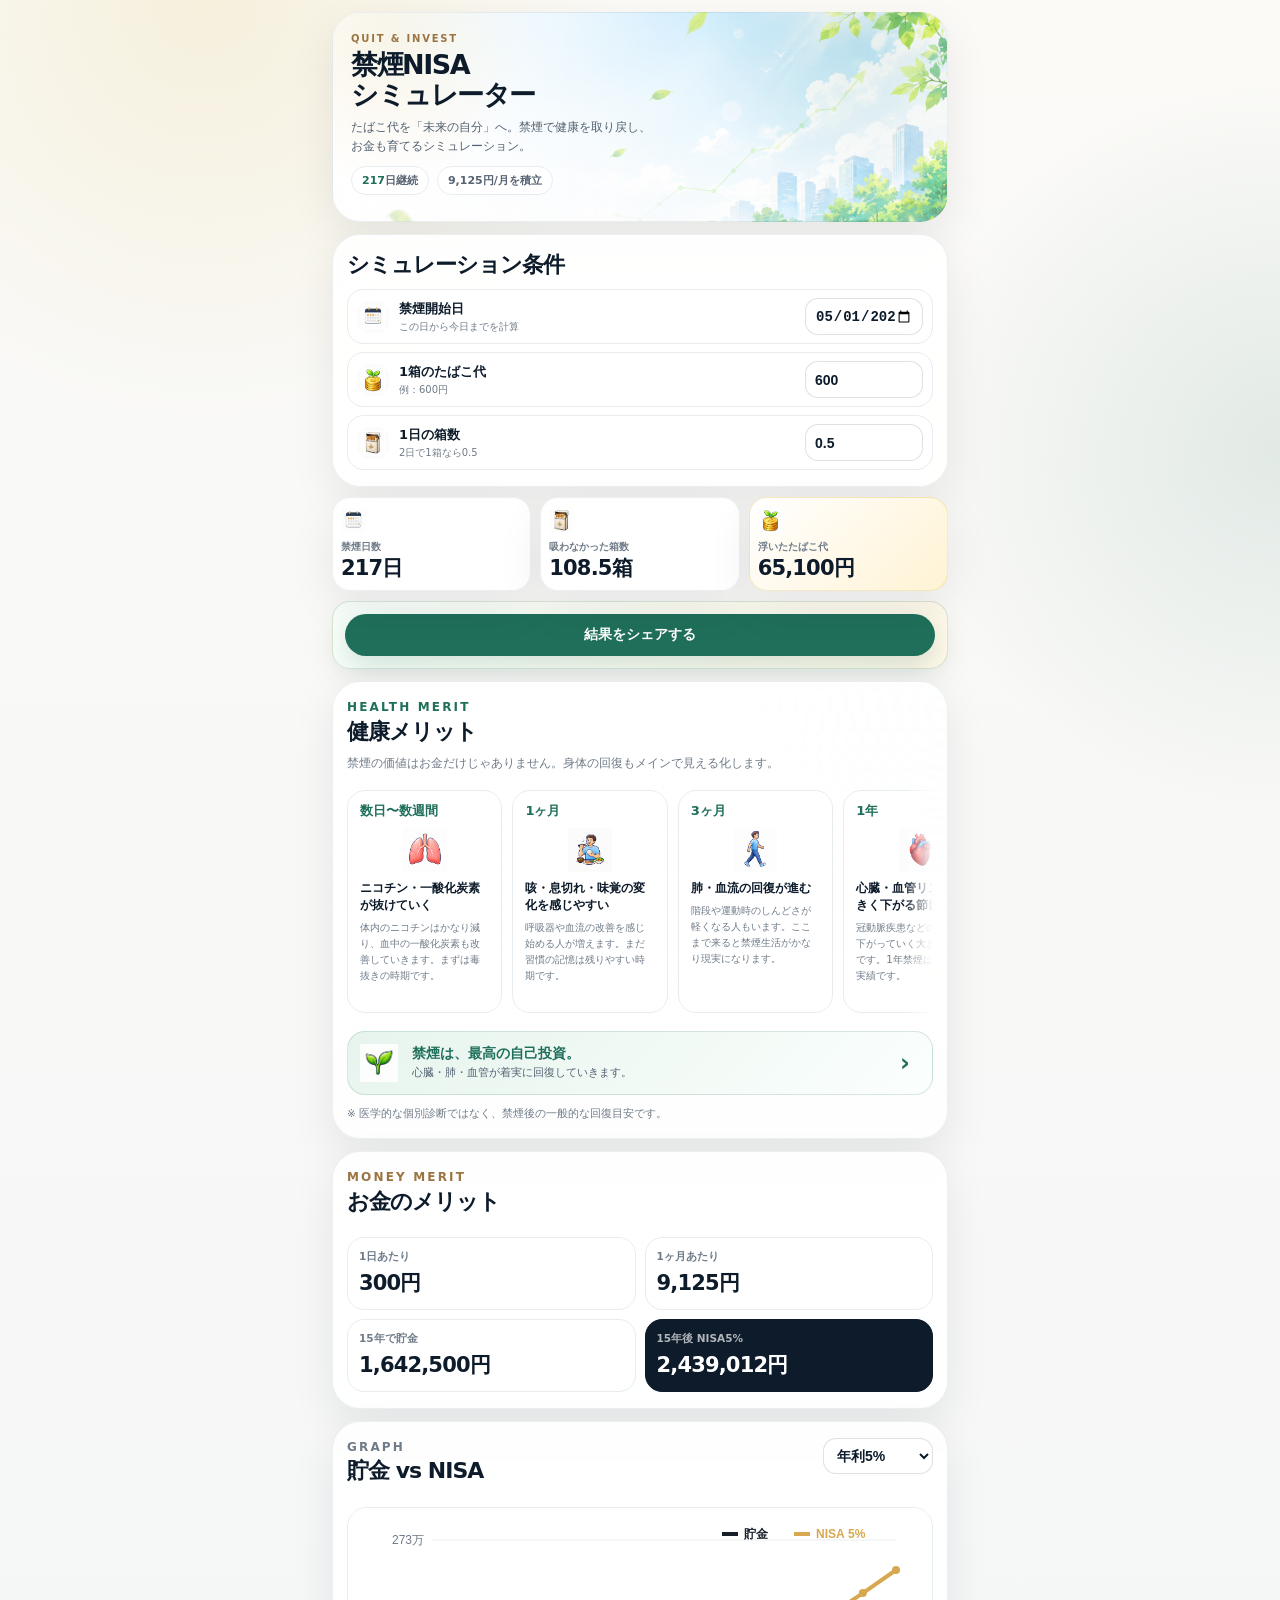
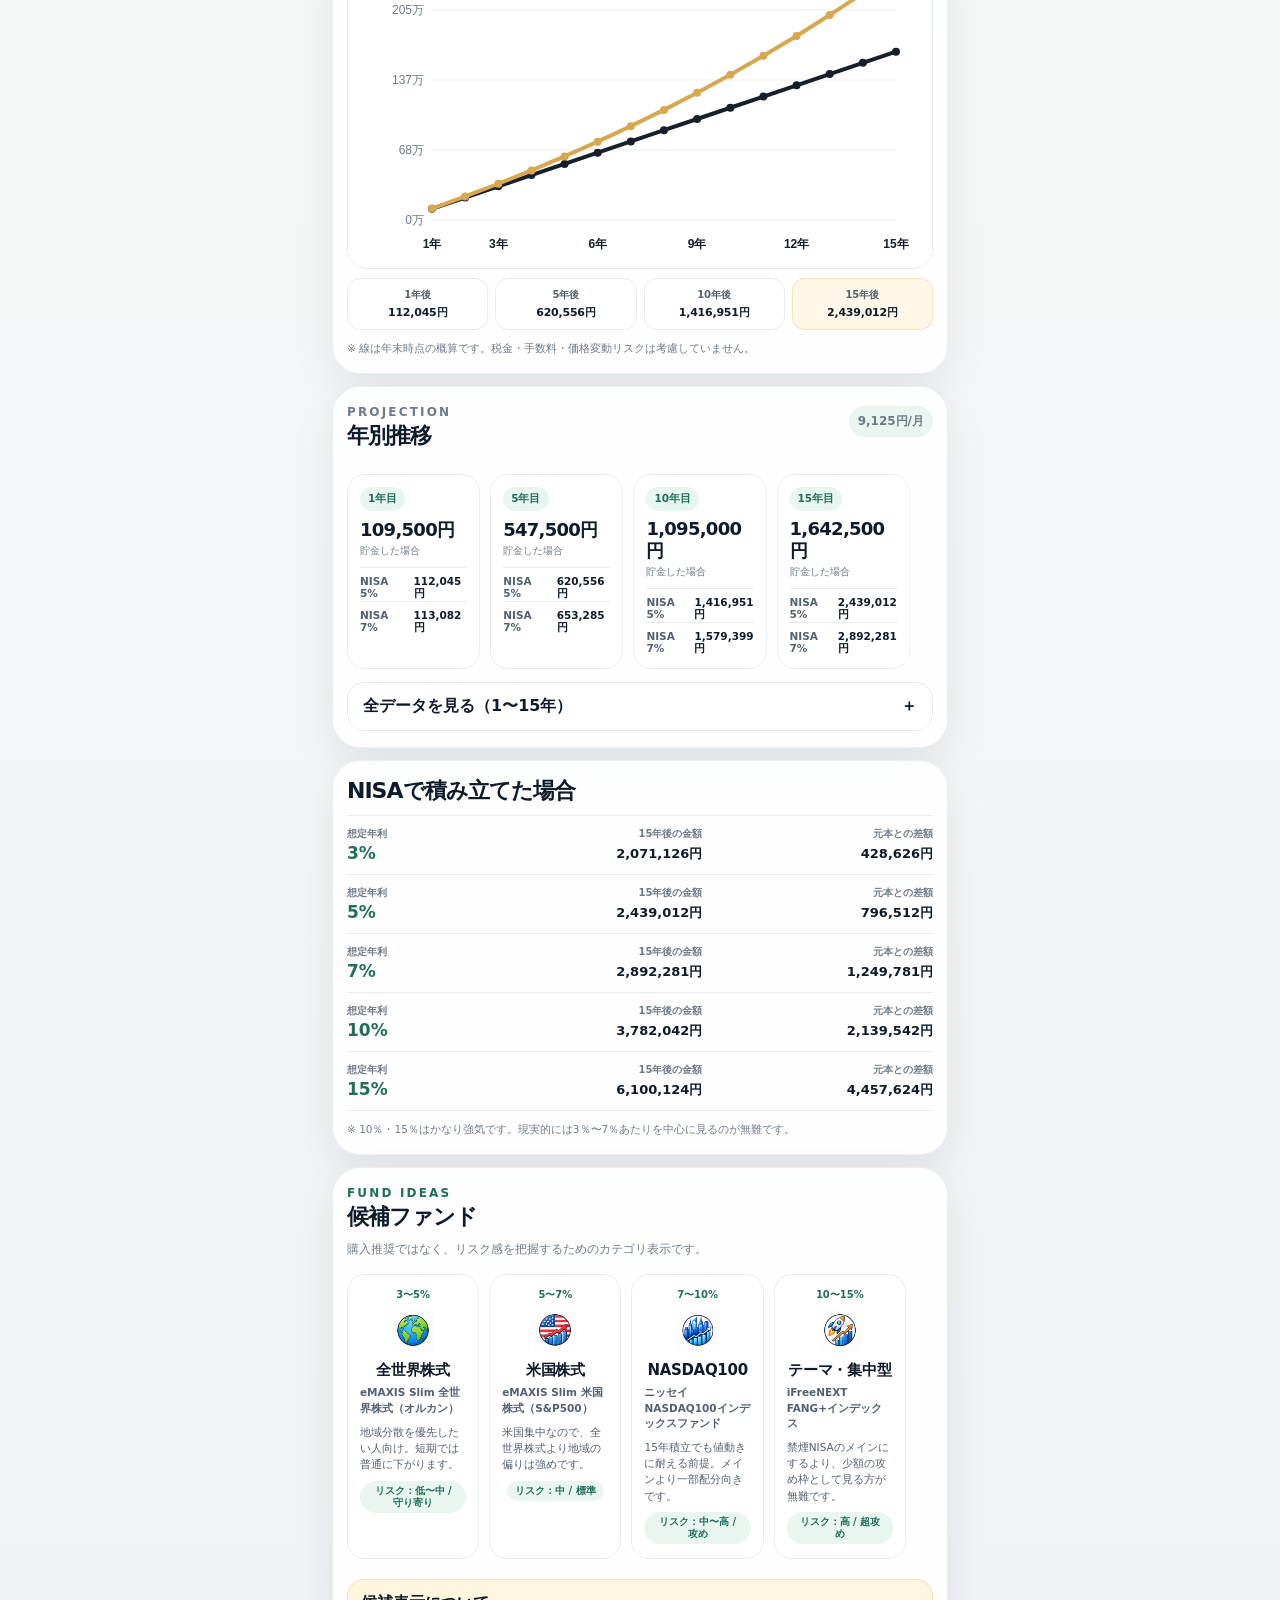
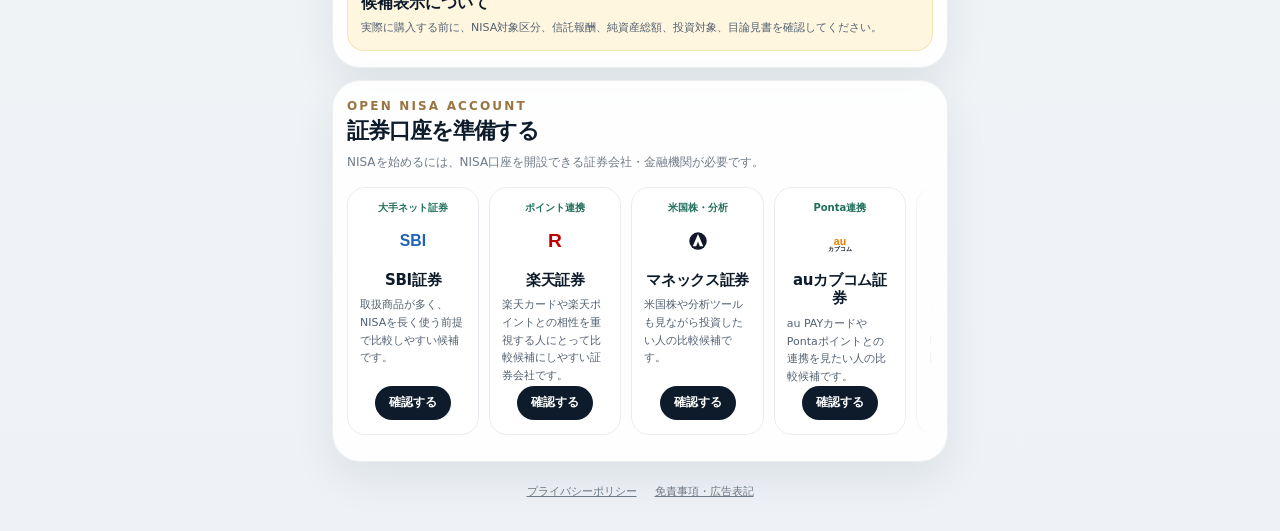
<file: index.html>
﻿<!DOCTYPE html>
<html lang="ja">
<head>
    <meta charset="UTF-8">
    <meta name="viewport" content="width=device-width, initial-scale=1.0">
    <title>禁煙NISAシミュレーター｜禁煙で浮いたお金と15年後の資産を見える化</title>
    <meta name="description" content="禁煙で浮いたお金は本当にいくらになる？禁煙日数・節約額・15年後の資産額を自動計算。健康とお金の変化を見える化する無料シミュレーター。">
    <meta property="og:type" content="website">
    <meta property="og:title" content="禁煙NISAシミュレーター｜禁煙で浮いたお金と15年後の資産を見える化">
    <meta property="og:description" content="禁煙で浮いたお金は本当にいくらになる？禁煙日数・節約額・15年後の資産額を自動計算。健康とお金の変化を見える化する無料シミュレーター。">
    <meta property="og:url" content="https://no-smoking-nisa.vercel.app/">
    <meta property="og:image" content="https://no-smoking-nisa.vercel.app/assets/images/ogp/ogp.png">
    <meta name="twitter:card" content="summary_large_image">
    <meta name="twitter:title" content="禁煙NISAシミュレーター｜禁煙で浮いたお金と15年後の資産を見える化">
    <meta name="twitter:description" content="禁煙で浮いたお金は本当にいくらになる？禁煙日数・節約額・15年後の資産額を自動計算。健康とお金の変化を見える化する無料シミュレーター。">
    <meta name="twitter:image" content="https://no-smoking-nisa.vercel.app/assets/images/ogp/ogp.png">
    <link rel="manifest" href="manifest.json">
    <meta name="theme-color" content="#1f6f5b">
    <meta name="apple-mobile-web-app-capable" content="yes">
    <meta name="apple-mobile-web-app-title" content="禁煙NISA">
    <link rel="apple-touch-icon" href="assets/images/pwa/icon-192.png"><link rel="icon" href="assets/images/pwa/icon-192.png" type="image/png"><link rel="shortcut icon" href="assets/images/pwa/icon-192.png" type="image/png">

    <!-- Google tag (gtag.js) -->
    <script async src="https://www.googletagmanager.com/gtag/js?id=G-0JW0FKPS2N"></script>
    <script>
        window.dataLayer = window.dataLayer || [];
        function gtag(){dataLayer.push(arguments);}
        gtag('js', new Date());

        gtag('config', 'G-0JW0FKPS2N');
    </script>

    <link rel="stylesheet" href="assets/style.css">
</head>
<body>
<main class="app-shell">
    <section class="hero-card">
        <div class="hero-copy">
            <p class="eyebrow">QUIT &amp; INVEST</p>
            <h1>禁煙NISA<br>シミュレーター</h1>
            <p class="lead">たばこ代を「未来の自分」へ。禁煙で健康を取り戻し、お金も育てるシミュレーション。</p>
            <div class="hero-pills">
                <span><b id="heroDays">0</b>日継続</span>
                <span id="heroMonthly">浮いた分を積立</span>
            </div>
        </div>
    </section>

    <section class="section-card input-card">
        <div class="section-title compact">
            <h2>シミュレーション条件</h2>
        </div>
        <div class="condition-list">
            <label class="condition-row">
                <span class="condition-icon"><img src="assets/images/camp/22_icon_calendar_days.png" alt=""></span>
                <span class="condition-copy">
                    <strong>禁煙開始日</strong>
                    <small>この日から今日までを計算</small>
                </span>
                <input type="date" id="startDate" value="2026-05-01" max="2026-06-05">
            </label>
            <label class="condition-row">
                <span class="condition-icon"><img src="assets/images/camp/24_icon_money_saved.png" alt=""></span>
                <span class="condition-copy">
                    <strong>1箱のたばこ代</strong>
                    <small>例：600円</small>
                </span>
                <input type="number" id="price" min="1" step="10" value="600">
            </label>
            <label class="condition-row">
                <span class="condition-icon"><img src="assets/images/camp/23_icon_box_count.png" alt=""></span>
                <span class="condition-copy">
                    <strong>1日の箱数</strong>
                    <small>2日で1箱なら0.5</small>
                </span>
                <input type="number" id="packs" min="0.5" max="10" step="0.5" value="0.5">
            </label>
        </div>
    </section>

    <section class="summary-strip" aria-label="禁煙サマリー">
        <article class="summary-tile">
            <img src="assets/images/camp/22_icon_calendar_days.png" alt="" decoding="async">
            <span>禁煙日数</span>
            <strong id="daysSmokeFree">0日</strong>
        </article>
        <article class="summary-tile">
            <img src="assets/images/camp/23_icon_box_count.png" alt="" decoding="async">
            <span>吸わなかった箱数</span>
            <strong id="avoidedPacks">0箱</strong>
        </article>
        <article class="summary-tile summary-gold">
            <img src="assets/images/camp/24_icon_money_saved.png" alt="" decoding="async">
            <span>浮いたたばこ代</span>
            <strong id="savedSoFar">0円</strong>
        </article>
    </section>

    <p class="hidden-count">吸わなかった本数：<span id="avoidedCigarettes">0本</span></p>

    <section class="share-panel" aria-label="禁煙NISAの共有">
        <p class="share-message" id="milestoneMessage" hidden></p>
        <button class="share-button" id="shareButton" type="button">結果をシェアする</button>
    </section>

    <section class="section-card health-card">
        <div class="section-title inline-title health-title">
            <div>
                <p class="eyebrow green">HEALTH MERIT</p>
                <h2>健康メリット</h2>
                <p>禁煙の価値はお金だけじゃありません。身体の回復もメインで見える化します。</p>
            </div>
        </div>
        <div class="health-road carousel" id="healthTimeline"></div>
        <a class="self-invest-banner" href="#moneySection">
            <img src="assets/images/camp/13_icon_leaf_recovery.png" alt="" loading="lazy" decoding="async">
            <span><strong>禁煙は、最高の自己投資。</strong><small>心臓・肺・血管が着実に回復していきます。</small></span>
            <b>›</b>
        </a>
        <p class="note">※ 医学的な個別診断ではなく、禁煙後の一般的な回復目安です。</p>
    </section>

    <section class="section-card money-card" id="moneySection">
        <div class="section-title inline-title">
            <div>
                <p class="eyebrow gold">MONEY MERIT</p>
                <h2>お金のメリット</h2>
            </div>
        </div>
        <div class="money-mini-grid">
            <div><span>1日あたり</span><strong id="dailyCost">0円</strong></div>
            <div><span>1ヶ月あたり</span><strong id="monthlyCost">0円</strong></div>
            <div><span>15年で貯金</span><strong id="saving15Years">0円</strong></div>
            <div class="dark-box"><span>15年後 NISA5%</span><strong id="nisa5Future">0円</strong></div>
        </div>
    </section>

    <section class="section-card chart-card">
        <div class="section-title row-title">
            <div>
                <p class="eyebrow">GRAPH</p>
                <h2>貯金 vs NISA</h2>
            </div>
            <select id="chartRate" aria-label="グラフに表示するNISA年利">
                <option value="0.03">年利3%</option>
                <option value="0.05" selected>年利5%</option>
                <option value="0.07">年利7%</option>
                <option value="0.10">年利10%</option>
                <option value="0.15">年利15%</option>
            </select>
        </div>
        <div class="chart-wrap"><canvas id="growthChart" width="760" height="360"></canvas></div>
        <div class="chart-milestones" id="chartMilestones"></div>
        <p class="note">※ 線は年末時点の概算です。税金・手数料・価格変動リスクは考慮していません。</p>
    </section>

    <section class="section-card projection-card">
        <div class="section-title row-title">
            <div>
                <p class="eyebrow">PROJECTION</p>
                <h2>年別推移</h2>
            </div>
            <p class="mini-label" id="monthlyInvestmentLabel">浮いた分を積立</p>
        </div>
        <div class="milestone-grid carousel" id="milestoneGrid"></div>
        <details class="detail-drawer">
            <summary>全データを見る（1〜15年）</summary>
            <div class="table-scroll">
                <table>
                    <thead>
                    <tr>
                        <th>年数</th>
                        <th>貯金</th>
                        <th>NISA 3%</th>
                        <th>NISA 5%</th>
                        <th>NISA 7%</th>
                        <th>NISA 10%</th>
                        <th>NISA 15%</th>
                    </tr>
                    </thead>
                    <tbody id="yearlyTable"></tbody>
                </table>
            </div>
        </details>
    </section>

    <section class="section-card result-card">
        <div class="section-title compact">
            <h2>NISAで積み立てた場合</h2>
        </div>
        <div class="result-list" id="investmentTable"></div>
        <p class="note">※ 10％・15％はかなり強気です。現実的には3％〜7％あたりを中心に見るのが無難です。</p>
    </section>

    <section class="section-card fund-panel">
        <div class="section-title">
            <p class="eyebrow green">FUND IDEAS</p>
            <h2>候補ファンド</h2>
            <p>購入推奨ではなく、リスク感を把握するためのカテゴリ表示です。</p>
        </div>

        <div class="fund-grid carousel">
            <article class="fund-card visual-card">
                <span class="fund-rate">3〜5%</span>
                <img src="assets/images/camp/18_icon_global_equity.png" alt="" loading="lazy" decoding="async">
                <h3>全世界株式</h3>
                <strong class="fund-name">eMAXIS Slim 全世界株式（オルカン）</strong>
                <p class="fund-point">地域分散を優先したい人向け。短期では普通に下がります。</p>
                <small class="fund-risk">
                    リスク：低〜中 / 守り寄り
                </small>
            </article>

            <article class="fund-card visual-card">
                <span class="fund-rate">5〜7%</span>
                <img src="assets/images/camp/19_icon_sp500_category.png" alt="" loading="lazy" decoding="async">
                <h3>米国株式</h3>
                <strong class="fund-name">eMAXIS Slim 米国株式（S&amp;P500）</strong>
                <p class="fund-point">米国集中なので、全世界株式より地域の偏りは強めです。</p>
                <small class="fund-risk">
                    リスク：中 / 標準
                </small>
            </article>

            <article class="fund-card visual-card">
                <span class="fund-rate">7〜10%</span>
                <img src="assets/images/camp/20_icon_nasdaq100_category.png" alt="" loading="lazy" decoding="async">
                <h3>NASDAQ100</h3>
                <strong class="fund-name">ニッセイNASDAQ100インデックスファンド</strong>
                <p class="fund-point">15年積立でも値動きに耐える前提。メインより一部配分向きです。</p>
                <small class="fund-risk">
                    リスク：中〜高 / 攻め
                </small>
            </article>

            <article class="fund-card visual-card">
                <span class="fund-rate">10〜15%</span>
                <img src="assets/images/camp/21_icon_fangplus_category.png" alt="" loading="lazy" decoding="async">
                <h3>テーマ・集中型</h3>
                <strong class="fund-name">iFreeNEXT FANG+インデックス</strong>
                <p class="fund-point">禁煙NISAのメインにするより、少額の攻め枠として見る方が無難です。</p>
                <small class="fund-risk">
                    リスク：高 / 超攻め
                </small>
            </article>
        </div>

        <div class="soft-warning">
            <strong>候補表示について</strong>
            <p>実際に購入する前に、NISA対象区分、信託報酬、純資産総額、投資対象、目論見書を確認してください。</p>
        </div>
    </section>

    <section class="section-card broker-panel">
        <div class="section-title">
            <p class="eyebrow gold">OPEN NISA ACCOUNT</p>
            <h2>証券口座を準備する</h2>
            <p>NISAを始めるには、NISA口座を開設できる証券会社・金融機関が必要です。</p>
        </div>

        <div class="broker-grid carousel">
            <article class="broker-card visual-card">
                <span>大手ネット証券</span>
                <img class="broker-logo" src="assets/images/brokers/sbi.svg" alt="SBI証券" loading="lazy" decoding="async">
                <h3>SBI証券</h3>
                <p>取扱商品が多く、NISAを長く使う前提で比較しやすい候補です。</p>
                <a href="https://www.sbisec.co.jp/visitor/nisa/flow/" target="_blank" rel="noopener noreferrer">確認する</a>
            </article>

            <article class="broker-card visual-card">
                <span>ポイント連携</span>
                <img class="broker-logo" src="assets/images/brokers/rakuten.svg" alt="楽天証券" loading="lazy" decoding="async">
                <h3>楽天証券</h3>
                <p>楽天カードや楽天ポイントとの相性を重視する人にとって比較候補にしやすい証券会社です。</p>
                <a href="https://www.rakuten-sec.co.jp/web/nisa/startup/" target="_blank" rel="noopener noreferrer">確認する</a>
            </article>

            <article class="broker-card visual-card">
                <span>米国株・分析</span>
                <img class="broker-logo" src="assets/images/brokers/monex.svg" alt="マネックス証券" loading="lazy" decoding="async">
                <h3>マネックス証券</h3>
                <p>米国株や分析ツールも見ながら投資したい人の比較候補です。</p>
                <a href="https://info.monex.co.jp/nisa/apply.html" target="_blank" rel="noopener noreferrer">確認する</a>
            </article>

            <article class="broker-card visual-card">
                <span>Ponta連携</span>
                <img class="broker-logo" src="assets/images/brokers/aukabucom.svg" alt="auカブコム証券" loading="lazy" decoding="async">
                <h3>auカブコム証券</h3>
                <p>au PAYカードやPontaポイントとの連携を見たい人の比較候補です。</p>
                <a href="https://kabu.com/item/nisa/new_account.html" target="_blank" rel="noopener noreferrer">確認する</a>
            </article>

            <article class="broker-card visual-card">
                <span>シンプル運用</span>
                <img class="broker-logo" src="assets/images/brokers/matsui.svg" alt="松井証券" loading="lazy" decoding="async">
                <h3>松井証券</h3>
                <p>シンプルに口座を持って、投資信託やNISAを始めたい人の比較候補です。</p>
                <a href="https://www.matsui.co.jp/nisa/apply/first/" target="_blank" rel="noopener noreferrer">確認する</a>
            </article>
        </div>

        <div class="ad-disclosure" hidden>
            <strong>広告表示について</strong>
            <p>このエリアにはアフィリエイト広告を掲載できます。当サイトは特定の証券会社・金融商品の購入を推奨するものではありません。</p>
        </div>
    </section>

    <footer class="site-footer">
        <a href="privacy.html">プライバシーポリシー</a>
        <a href="disclaimer.html">免責事項・広告表記</a>
    </footer>
</main>
<script src="assets/app.js"></script>
</body>
</html>
</file>
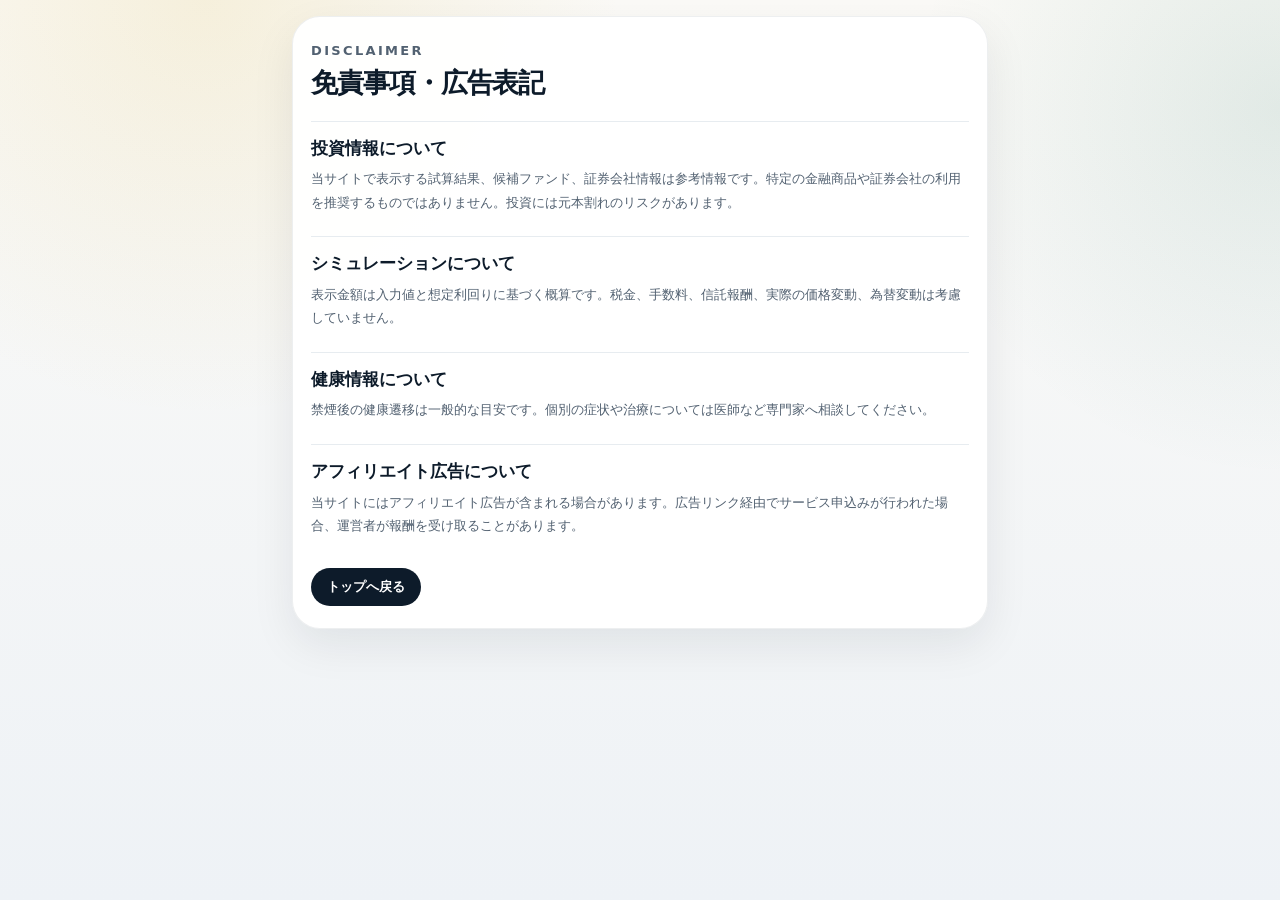
<file: disclaimer.html>
﻿<!DOCTYPE html><html lang="ja"><head>    <meta charset="UTF-8">    <meta name="viewport" content="width=device-width, initial-scale=1.0">    <title>免責事項・広告表記 | 禁煙NISAシミュレーター</title>    <link rel="stylesheet" href="assets/style.css"><link rel="icon" href="assets/images/pwa/icon-192.png" type="image/png"><link rel="shortcut icon" href="assets/images/pwa/icon-192.png" type="image/png"></head><body><main class="policy-page">    <section class="panel policy-card">        <p class="eyebrow dark">Disclaimer</p>        <h1>免責事項・広告表記</h1>        <h2>投資情報について</h2>        <p>当サイトで表示する試算結果、候補ファンド、証券会社情報は参考情報です。特定の金融商品や証券会社の利用を推奨するものではありません。投資には元本割れのリスクがあります。</p>        <h2>シミュレーションについて</h2>        <p>表示金額は入力値と想定利回りに基づく概算です。税金、手数料、信託報酬、実際の価格変動、為替変動は考慮していません。</p>        <h2>健康情報について</h2>        <p>禁煙後の健康遷移は一般的な目安です。個別の症状や治療については医師など専門家へ相談してください。</p>        <h2>アフィリエイト広告について</h2>        <p>当サイトにはアフィリエイト広告が含まれる場合があります。広告リンク経由でサービス申込みが行われた場合、運営者が報酬を受け取ることがあります。</p>        <a class="back-link" href="index.html">トップへ戻る</a>    </section></main></body></html>
</file>
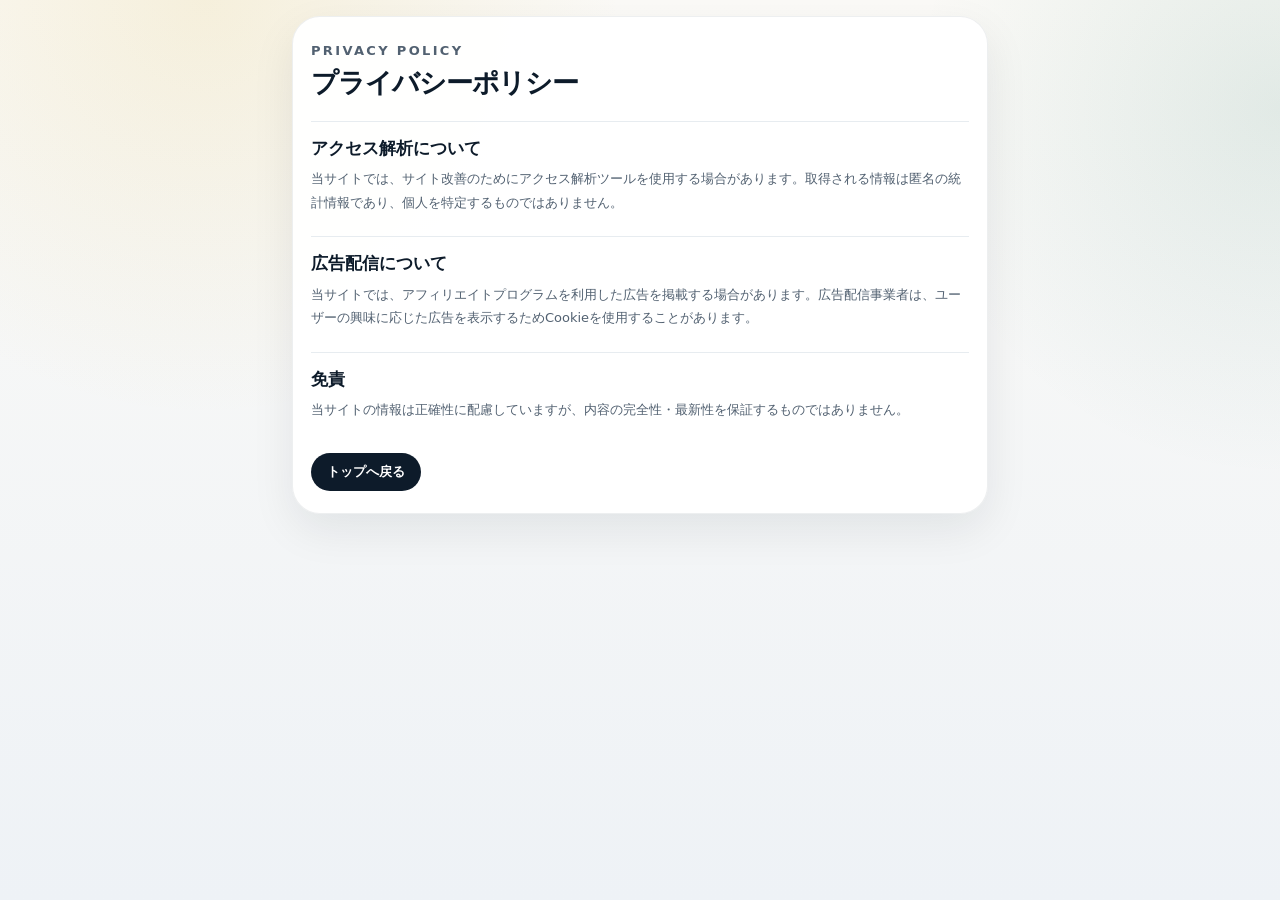
<file: privacy.html>
﻿<!DOCTYPE html><html lang="ja"><head>    <meta charset="UTF-8">    <meta name="viewport" content="width=device-width, initial-scale=1.0">    <title>プライバシーポリシー | 禁煙NISAシミュレーター</title>    <link rel="stylesheet" href="assets/style.css"><link rel="icon" href="assets/images/pwa/icon-192.png" type="image/png"><link rel="shortcut icon" href="assets/images/pwa/icon-192.png" type="image/png"></head><body><main class="policy-page">    <section class="panel policy-card">        <p class="eyebrow dark">Privacy Policy</p>        <h1>プライバシーポリシー</h1>        <h2>アクセス解析について</h2>        <p>当サイトでは、サイト改善のためにアクセス解析ツールを使用する場合があります。取得される情報は匿名の統計情報であり、個人を特定するものではありません。</p>        <h2>広告配信について</h2>        <p>当サイトでは、アフィリエイトプログラムを利用した広告を掲載する場合があります。広告配信事業者は、ユーザーの興味に応じた広告を表示するためCookieを使用することがあります。</p>        <h2>免責</h2>        <p>当サイトの情報は正確性に配慮していますが、内容の完全性・最新性を保証するものではありません。</p>        <a class="back-link" href="index.html">トップへ戻る</a>    </section></main></body></html>
</file>
<file: assets/style.css>
:root {
    --ink: #0d1b2a;
    --muted: #6f7b88;
    --line: #e7ecf0;
    --paper: #fffdfa;
    --soft: #f7f8fb;
    --mint: #e9f5ef;
    --green: #1f6f5b;
    --gold: #d4af37;
    --gold-soft: #fff3d4;
    --navy: #0d1b2a;
    --shadow: 0 16px 44px rgba(13, 27, 42, .08);
    --radius-xl: 28px;
    --radius-lg: 22px;
    --radius-md: 16px;
}

* { box-sizing: border-box; }

html { scroll-behavior: smooth; }

body {
    margin: 0;
    min-height: 100vh;
    color: var(--ink);
    font-family: "Noto Sans JP", system-ui, -apple-system, BlinkMacSystemFont, "Segoe UI", sans-serif;
    background:
        radial-gradient(circle at 16% 0%, rgba(212, 175, 55, .14), transparent 26rem),
        radial-gradient(circle at 100% 12%, rgba(31, 111, 91, .11), transparent 23rem),
        linear-gradient(180deg, #fbfaf7 0%, #eef2f6 100%);
}

.app-shell {
    width: min(100%, 440px);
    margin: 0 auto;
    padding: 12px 12px 28px;
}

.hero-card,
.section-card,
.summary-tile {
    position: relative;
    border: 1px solid rgba(13, 27, 42, .07);
    background: rgba(255, 255, 255, .9);
    border-radius: var(--radius-xl);
    box-shadow: var(--shadow);
    overflow: hidden;
}

.hero-card {
    min-height: 190px;
    padding: 20px 18px 16px;
    background:
        linear-gradient(90deg, rgba(255,255,255,.72) 0%, rgba(255,255,255,.52) 42%, rgba(255,255,255,.22) 68%, rgba(255,255,255,.08) 100%),
        url("images/camp/03_hero_background_wide.png?v=2") center center / cover no-repeat,
        linear-gradient(135deg, #fffdfa, #eef7f2);
}

.hero-card::before {
    content: "";
    position: absolute;
    inset: 0;
    background:
        radial-gradient(circle at 8% 14%, rgba(212, 175, 55, .11), transparent 9rem),
        radial-gradient(circle at 86% 14%, rgba(31, 111, 91, .10), transparent 10rem);
    pointer-events: none;
}

.hero-copy {
    position: relative;
    z-index: 2;
    width: min(58%, 250px);
}


.eyebrow {
    margin: 0 0 6px;
    color: #9a7441;
    font-size: 10px;
    font-weight: 900;
    letter-spacing: .18em;
    text-transform: uppercase;
}

.eyebrow.green { color: var(--green); }
.eyebrow.gold { color: #9a7441; }

h1,
h2,
h3,
p { margin-top: 0; }

h1 {
    margin-bottom: 8px;
    font-size: 27px;
    line-height: 1.12;
    letter-spacing: -.055em;
}

h2 {
    margin-bottom: 8px;
    font-size: 22px;
    line-height: 1.28;
    letter-spacing: -.045em;
}

h3 { letter-spacing: -.02em; }

.lead {
    margin: 0 0 10px;
    color: #526171;
    font-size: 12px;
    line-height: 1.58;
}

.hero-pills {
    display: flex;
    flex-wrap: wrap;
    gap: 8px;
}

.hero-pills span {
    padding: 6px 10px;
    border: 1px solid var(--line);
    border-radius: 999px;
    background: rgba(255,255,255,.9);
    color: #566372;
    font-size: 11px;
    font-weight: 800;
    white-space: nowrap;
}

.hero-pills b { color: var(--green); }

.hero-visual { display: none; }

.section-card {
    margin-top: 12px;
    padding: 16px 14px;
}

.section-title { margin-bottom: 13px; }
.section-title.compact { margin-bottom: 10px; }
.section-title p { margin-bottom: 0; color: var(--muted); line-height: 1.62; font-size: 12px; }

.inline-title,
.row-title {
    display: flex;
    justify-content: space-between;
    gap: 10px;
    align-items: flex-start;
}

.condition-list { display: grid; gap: 8px; }

.condition-row {
    display: grid;
    grid-template-columns: 32px minmax(0, 1fr) 118px;
    gap: 10px;
    align-items: center;
    padding: 8px 9px;
    border: 1px solid var(--line);
    border-radius: 16px;
    background: #fff;
}

.condition-icon {
    display: grid;
    place-items: center;
    width: 32px;
    height: 32px;
    border-radius: 12px;
    background: #fbfbfa;
}

.condition-icon img {
    width: 26px;
    height: 26px;
    object-fit: contain;
}

.condition-copy { min-width: 0; }
.condition-copy strong { display: block; font-size: 13px; }
.condition-copy small { display: block; margin-top: 2px; color: var(--muted); font-size: 10px; white-space: nowrap; overflow: hidden; text-overflow: ellipsis; }

.condition-row input,
select {
    width: 100%;
    min-height: 37px;
    border: 1px solid rgba(13, 27, 42, .13);
    border-radius: 13px;
    background: #fff;
    color: var(--ink);
    font-size: 14px;
    font-weight: 850;
    padding: 7px 9px;
    outline: none;
}

.condition-row input:focus,
select:focus {
    border-color: var(--gold);
    box-shadow: 0 0 0 4px rgba(212, 175, 55, .14);
}

.summary-strip {
    display: grid;
    grid-template-columns: repeat(3, minmax(0, 1fr));
    gap: 9px;
    margin-top: 10px;
}

.summary-tile {
    min-height: 86px;
    padding: 10px 8px;
    border-radius: 18px;
    background: rgba(255,255,255,.94);
}

.summary-tile img {
    width: 25px;
    height: 25px;
    object-fit: contain;
    margin-bottom: 4px;
}

.summary-tile span {
    display: block;
    color: var(--muted);
    font-size: 10px;
    font-weight: 900;
    line-height: 1.2;
}

.summary-tile strong {
    display: block;
    margin-top: 3px;
    font-size: clamp(16px, 5.3vw, 21px);
    line-height: 1.15;
    letter-spacing: -.04em;
    overflow-wrap: anywhere;
}

.summary-gold {
    background: linear-gradient(135deg, #fff, var(--gold-soft));
    border-color: rgba(212, 175, 55, .25);
}

.hidden-count { height: 0; margin: 0; overflow: hidden; }

.share-panel {
    margin-top: 10px;
    padding: 12px;
    border: 1px solid rgba(31, 111, 91, .16);
    border-radius: 18px;
    background: linear-gradient(135deg, #f8fffb, #fff8e8);
    box-shadow: 0 12px 30px rgba(13, 27, 42, .06);
}

.share-message {
    margin: 0 0 10px;
    color: #526171;
    font-size: 12px;
    font-weight: 800;
    line-height: 1.65;
}

.share-message strong {
    display: block;
    color: var(--green);
    font-size: 14px;
    line-height: 1.45;
}

.share-button {
    display: inline-flex;
    align-items: center;
    justify-content: center;
    width: 100%;
    min-height: 42px;
    border: 0;
    border-radius: 999px;
    background: var(--green);
    color: #fff;
    font: inherit;
    font-size: 14px;
    font-weight: 900;
    cursor: pointer;
    box-shadow: 0 10px 24px rgba(31, 111, 91, .18);
}

.share-button:focus-visible {
    outline: 3px solid rgba(31, 111, 91, .25);
    outline-offset: 3px;
}

.health-card {
    background:
        linear-gradient(180deg, rgba(255,255,255,.95), rgba(255,255,255,.86)),
        radial-gradient(circle at right 7%, rgba(233,245,239,1), transparent 14rem);
}

.health-title h2 { font-size: 22px; }


.section-kicker {
    display: inline-flex;
    align-items: center;
    gap: 7px;
    margin: 0 0 8px;
    color: var(--green);
    font-size: 16px;
    font-weight: 900;
    letter-spacing: .02em;
}

.section-kicker img {
    width: 22px;
    height: 22px;
    object-fit: contain;
}

.carousel {
    position: relative;
    overflow-x: auto;
    overflow-y: hidden;
    -webkit-overflow-scrolling: touch;
    scroll-snap-type: x mandatory;
    scrollbar-width: thin;
    scrollbar-color: rgba(13, 27, 42, .22) transparent;
    mask-image: linear-gradient(90deg, #000 calc(100% - 30px), transparent 100%);
    -webkit-mask-image: linear-gradient(90deg, #000 calc(100% - 30px), transparent 100%);
}

.carousel::-webkit-scrollbar { height: 4px; }
.carousel::-webkit-scrollbar-thumb { border-radius: 999px; background: rgba(13, 27, 42, .22); }

.health-road {
    display: grid;
    grid-auto-flow: column;
    grid-auto-columns: 38%;
    gap: 10px;
    padding: 4px 30px 10px 1px;
}

.health-item {
    scroll-snap-align: start;
    min-height: 184px;
    padding: 12px;
    border: 1px solid var(--line);
    border-radius: 18px;
    background: #fff;
}

.health-item time {
    display: block;
    margin-bottom: 8px;
    color: var(--green);
    font-size: 13px;
    font-weight: 900;
    line-height: 1.25;
}

.health-icon {
    display: block;
    width: 44px;
    height: 44px;
    object-fit: contain;
    margin: 0 auto 8px;
}

.health-item strong {
    display: block;
    margin-bottom: 6px;
    font-size: 12px;
    line-height: 1.45;
}

.health-item p {
    margin: 0;
    color: var(--muted);
    font-size: 10.3px;
    line-height: 1.55;
}

.self-invest-banner {
    display: grid;
    grid-template-columns: 42px 1fr 20px;
    gap: 10px;
    align-items: center;
    margin-top: 8px;
    padding: 12px;
    border-radius: 18px;
    background: linear-gradient(135deg, #e7f4ed, #fbfffd);
    border: 1px solid rgba(31, 111, 91, .16);
    color: inherit;
    text-decoration: none;
}

.self-invest-banner img { width: 38px; height: 38px; object-fit: contain; }
.self-invest-banner strong { display: block; color: var(--green); font-size: 14px; }
.self-invest-banner small { display: block; margin-top: 2px; color: #526171; font-size: 11px; line-height: 1.45; }
.self-invest-banner b { color: var(--green); font-size: 24px; }

.note { margin: 10px 0 0; color: var(--muted); font-size: 10.5px; line-height: 1.65; }

.money-mini-grid {
    display: grid;
    grid-template-columns: repeat(2, minmax(0, 1fr));
    gap: 9px;
}

.money-mini-grid > div {
    padding: 12px 11px;
    border: 1px solid var(--line);
    border-radius: 17px;
    background: #fff;
}

.money-mini-grid span { display: block; margin-bottom: 5px; color: var(--muted); font-size: 10.5px; font-weight: 900; }
.money-mini-grid strong { display: block; font-size: 21px; letter-spacing: -.04em; }

.dark-box { color: #fff; background: var(--navy) !important; border-color: var(--navy) !important; }
.dark-box span { color: rgba(255,255,255,.68); }

.row-title select { width: 110px; min-height: 36px; }

.chart-wrap { overflow: hidden; border: 1px solid var(--line); border-radius: 20px; background: #fff; }
canvas { display: block; width: 100%; height: auto; }

.chart-milestones {
    display: grid;
    grid-template-columns: repeat(4, minmax(0, 1fr));
    gap: 7px;
    margin-top: 9px;
}

.chart-chip {
    padding: 9px 5px;
    border: 1px solid var(--line);
    border-radius: 13px;
    background: #fff;
    text-align: center;
}

.chart-chip:last-child { background: #fff8e8; border-color: rgba(212,175,55,.28); }
.chart-chip span { display: block; color: #526171; font-size: 10px; font-weight: 900; }
.chart-chip strong { display: block; margin-top: 3px; font-size: 11px; letter-spacing: -.02em; }

.mini-label {
    margin: 3px 0 0;
    padding: 6px 9px;
    border-radius: 999px;
    background: var(--mint);
    color: var(--green);
    font-size: 10.5px;
    font-weight: 900;
    white-space: nowrap;
}

.milestone-grid {
    display: grid;
    grid-auto-flow: column;
    grid-auto-columns: 38%;
    gap: 10px;
    padding: 2px 30px 10px 1px;
}

.milestone-card {
    scroll-snap-align: start;
    padding: 12px;
    border: 1px solid var(--line);
    border-radius: 18px;
    background: #fff;
}

.milestone-card span { display: inline-block; margin-bottom: 7px; padding: 5px 8px; border-radius: 999px; background: var(--mint); color: var(--green); font-size: 10.5px; font-weight: 900; }
.milestone-card strong { display: block; font-size: 18px; letter-spacing: -.04em; }
.milestone-card small { display: block; margin: 2px 0 9px; color: var(--muted); font-size: 10px; }
.milestone-card div { display: flex; justify-content: space-between; gap: 8px; padding-top: 7px; border-top: 1px solid var(--line); color: #526171; font-size: 10.5px; }
.milestone-card em { font-style: normal; font-weight: 800; }
.milestone-card b { color: var(--ink); }

.detail-drawer { margin-top: 3px; border-radius: 17px; background: #fff; border: 1px solid var(--line); overflow: hidden; }
.detail-drawer summary { padding: 13px 15px; cursor: pointer; color: var(--ink); font-weight: 900; list-style: none; }
.detail-drawer summary::-webkit-details-marker { display: none; }
.detail-drawer summary::after { content: "＋"; float: right; }
.detail-drawer[open] summary::after { content: "−"; }

.table-scroll { overflow-x: auto; border-top: 1px solid var(--line); }
table { width: 100%; min-width: 720px; border-collapse: collapse; background: #fff; }
th, td { padding: 11px; border-bottom: 1px solid var(--line); text-align: right; white-space: nowrap; font-size: 12px; }
th:first-child, td:first-child { text-align: left; }
th { background: var(--navy); color: #fff; }

.result-list { display: grid; gap: 0; border-top: 1px solid var(--line); }
.result-row { display: grid; grid-template-columns: .56fr 1fr 1fr; gap: 8px; padding: 11px 0; border-bottom: 1px solid var(--line); }
.result-row span { display: block; }
.result-row small { display: block; margin-bottom: 2px; color: var(--muted); font-size: 10px; font-weight: 900; }
.result-row b { font-size: 13px; }
.result-row span:first-child b { color: var(--green); font-size: 17px; }
.result-row span:not(:first-child) { text-align: right; }

.fund-grid, .broker-grid {
    display: grid;
    grid-auto-flow: column;
    grid-auto-columns: 40%;
    gap: 10px;
    padding: 2px 34px 10px 1px;
}

.fund-card, .broker-card {
    scroll-snap-align: start;
    padding: 14px 12px;
    border: 1px solid var(--line);
    border-radius: 18px;
    background: #fff;
}

.visual-card {
    display: flex;
    flex-direction: column;
    align-items: center;
    text-align: center;
}

.broker-card.visual-card { min-height: 218px; gap: 0; }
.fund-card.visual-card { min-height: 178px; }

.fund-card img {
    width: 42px;
    height: 42px;
    object-fit: contain;
    margin: 8px auto 9px;
}

.broker-logo {
    display: block;
    width: 70px;
    height: 38px;
    object-fit: contain;
    margin: 8px auto 10px;
    border-radius: 12px;
}

.fund-card span, .broker-card span {
    display: block;
    width: 100%;
    color: var(--green);
    font-size: 10px;
    font-weight: 900;
    line-height: 1.25;
}

.fund-card h3, .broker-card h3 {
    width: 100%;
    margin: 0 0 7px;
    color: var(--ink);
    font-size: 15px;
    font-weight: 900;
    line-height: 1.25;
}

.fund-card p, .broker-card p {
    width: 100%;
    margin: 0;
    color: #526171;
    font-size: 11px;
    line-height: 1.6;
}

.soft-warning, .ad-disclosure {
    margin-top: 10px;
    padding: 13px;
    border-radius: 17px;
    background: #fff6df;
    border: 1px solid rgba(212, 175, 55, .25);
}
.soft-warning strong, .ad-disclosure strong { display: block; margin-bottom: 5px; }
.soft-warning p, .ad-disclosure p { margin: 0; color: #526171; font-size: 11px; line-height: 1.65; }

.broker-card a {
    display: inline-flex;
    align-items: center;
    justify-content: center;
    margin-top: auto;
    min-height: 34px;
    padding: 8px 14px;
    border-radius: 999px;
    background: var(--navy);
    color: #fff;
    font-size: 12px;
    font-weight: 900;
    text-decoration: none;
}

.fund-card h3 {
    margin-bottom: 6px;
    font-size: 15px;
    line-height: 1.25;
}

.fund-name {
    display: block;
    margin: 0 0 8px;
    color: #526171;
    font-size: 10.5px;
    font-weight: 800;
    line-height: 1.45;
}

.fund-point {
    font-size: 10.5px !important;
    line-height: 1.55 !important;
}

.fund-risk {
    display: inline-block;
    margin-top: 8px;
    padding: 4px 8px;
    border-radius: 999px;
    background: var(--mint);
    color: var(--green);
    font-size: 10px;
    font-weight: 900;
    line-height: 1.2;
}

.fund-card p,
.broker-card p,
.fund-point {
    text-align: left;
}

.fund-name {
    text-align: left;
}

.broker-card h3,
.fund-card h3 {
    text-align: center;
}

.site-footer { display: flex; justify-content: center; gap: 18px; padding: 22px 0 4px; font-size: 11px; }
.site-footer a { color: #6f7b88; }

.policy-page {
    width: min(100%, 720px);
    margin: 0 auto;
    padding: 16px 12px 32px;
}

.policy-card {
    border: 1px solid rgba(13, 27, 42, .07);
    border-radius: var(--radius-xl);
    background: rgba(255, 255, 255, .94);
    box-shadow: var(--shadow);
    padding: 22px 18px;
}

.policy-card h1 {
    margin-bottom: 18px;
    font-size: 27px;
    letter-spacing: -.04em;
}

.policy-card h2 {
    margin: 22px 0 8px;
    padding-top: 16px;
    border-top: 1px solid var(--line);
    font-size: 17px;
    letter-spacing: 0;
}

.policy-card p {
    color: #526171;
    font-size: 13px;
    line-height: 1.8;
}

.back-link {
    display: inline-flex;
    align-items: center;
    justify-content: center;
    min-height: 38px;
    margin-top: 18px;
    padding: 9px 16px;
    border-radius: 999px;
    background: var(--navy);
    color: #fff;
    font-size: 13px;
    font-weight: 900;
    text-decoration: none;
}

@media (max-width: 380px) {
    .app-shell { padding-inline: 10px; }
    .hero-card {
        padding-left: 15px;
        background:
            linear-gradient(90deg, rgba(255,255,255,.78) 0%, rgba(255,255,255,.58) 45%, rgba(255,255,255,.24) 72%, rgba(255,255,255,.08) 100%),
            url("images/camp/03_hero_background_wide.png?v=2") center center / cover no-repeat,
            linear-gradient(135deg, #fffdfa, #eef7f2);
    }
    .hero-copy { width: 61%; }
    h1 { font-size: 25px; }
    .lead { font-size: 11px; }
    .condition-row { grid-template-columns: 28px minmax(0, 1fr) 104px; }
    .condition-copy small { display: none; }
    .summary-strip { grid-template-columns: repeat(2, minmax(0, 1fr)); }
    .summary-gold { grid-column: 1 / -1; }
    .summary-tile strong { font-size: 18px; }
    .health-road, .milestone-grid { grid-auto-columns: 47%; }
    .fund-grid, .broker-grid { grid-auto-columns: 48%; }
}

@media (min-width: 680px) {
    .app-shell { width: 640px; }
    .hero-card {
        min-height: 210px;
        background:
            linear-gradient(90deg, rgba(255,255,255,.70) 0%, rgba(255,255,255,.48) 42%, rgba(255,255,255,.18) 68%, rgba(255,255,255,.06) 100%),
            url("images/camp/03_hero_background_wide.png?v=2") center center / cover no-repeat,
            linear-gradient(135deg, #fffdfa, #eef7f2);
    }
    .hero-copy { width: min(52%, 310px); }
    .health-road { grid-auto-columns: 28%; }
    .milestone-grid { grid-auto-columns: 24%; }
    .fund-grid, .broker-grid { grid-auto-columns: 24%; }
}
</file>
